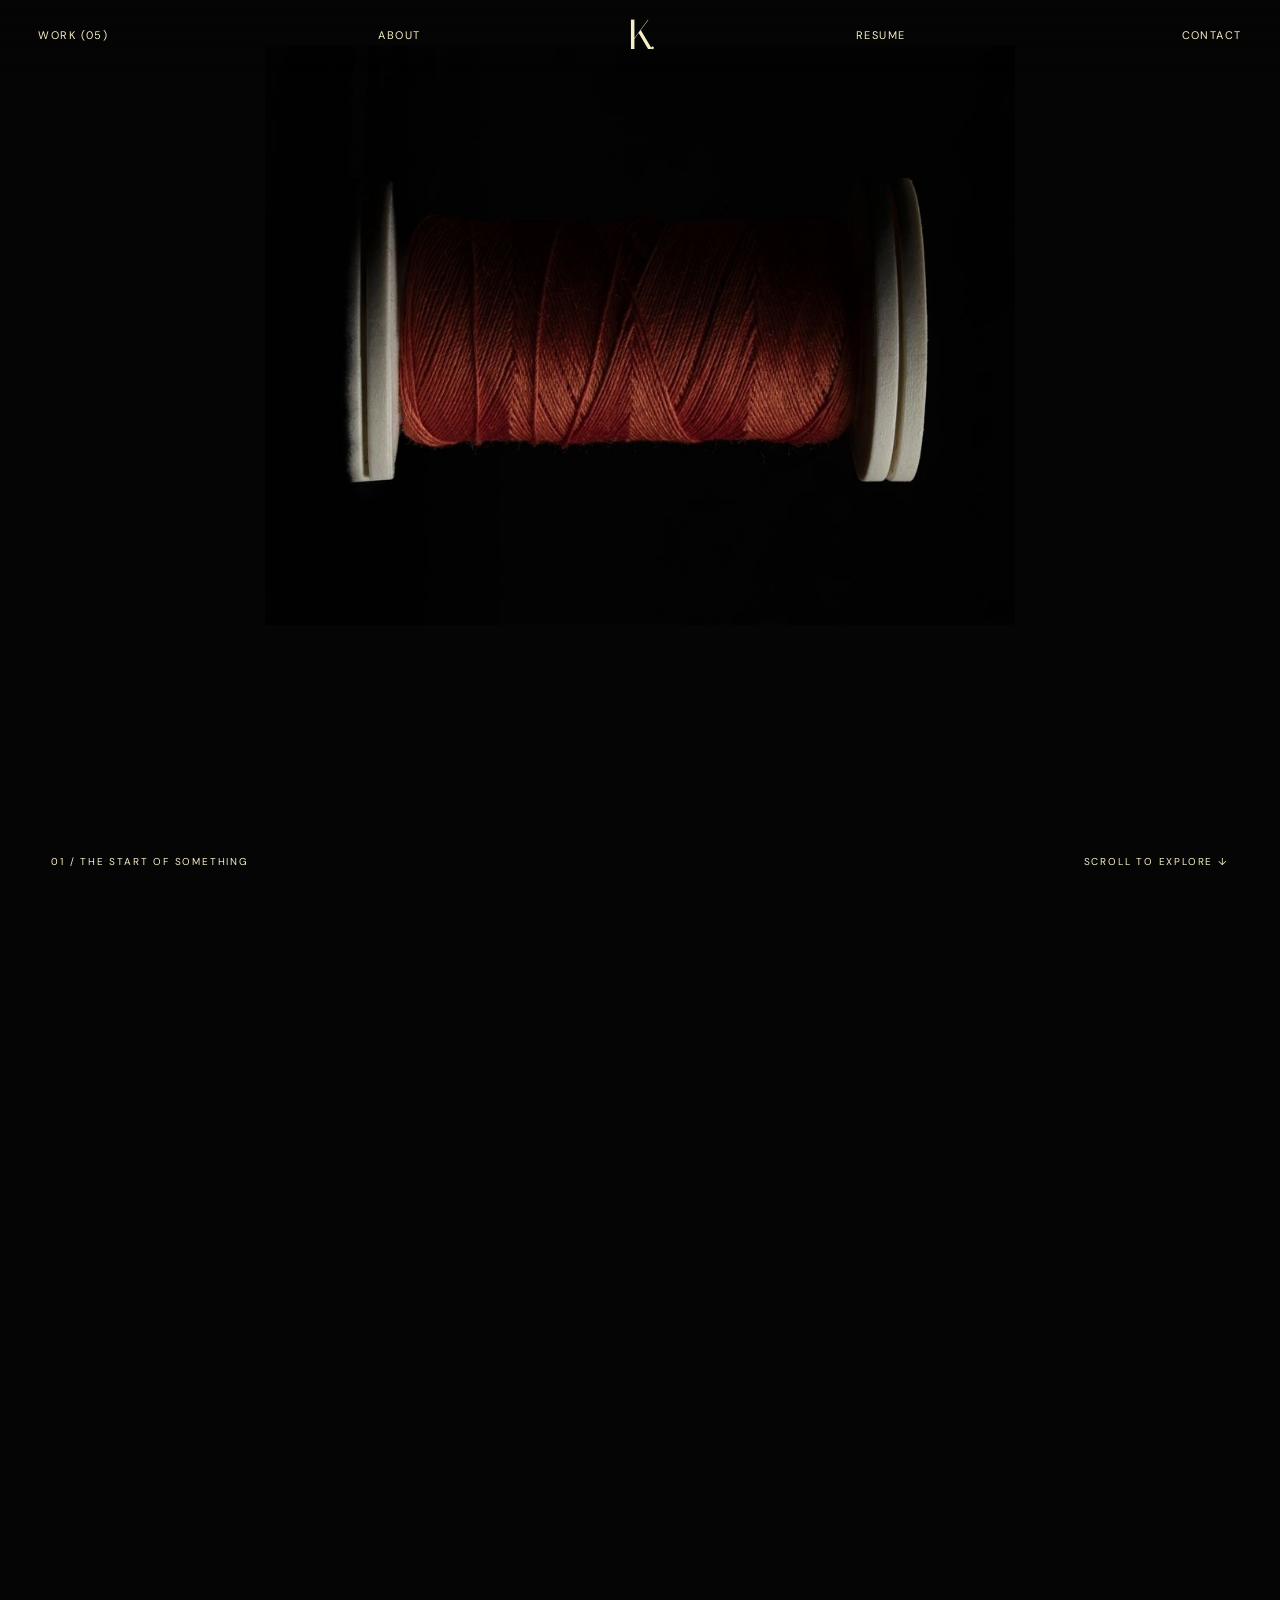
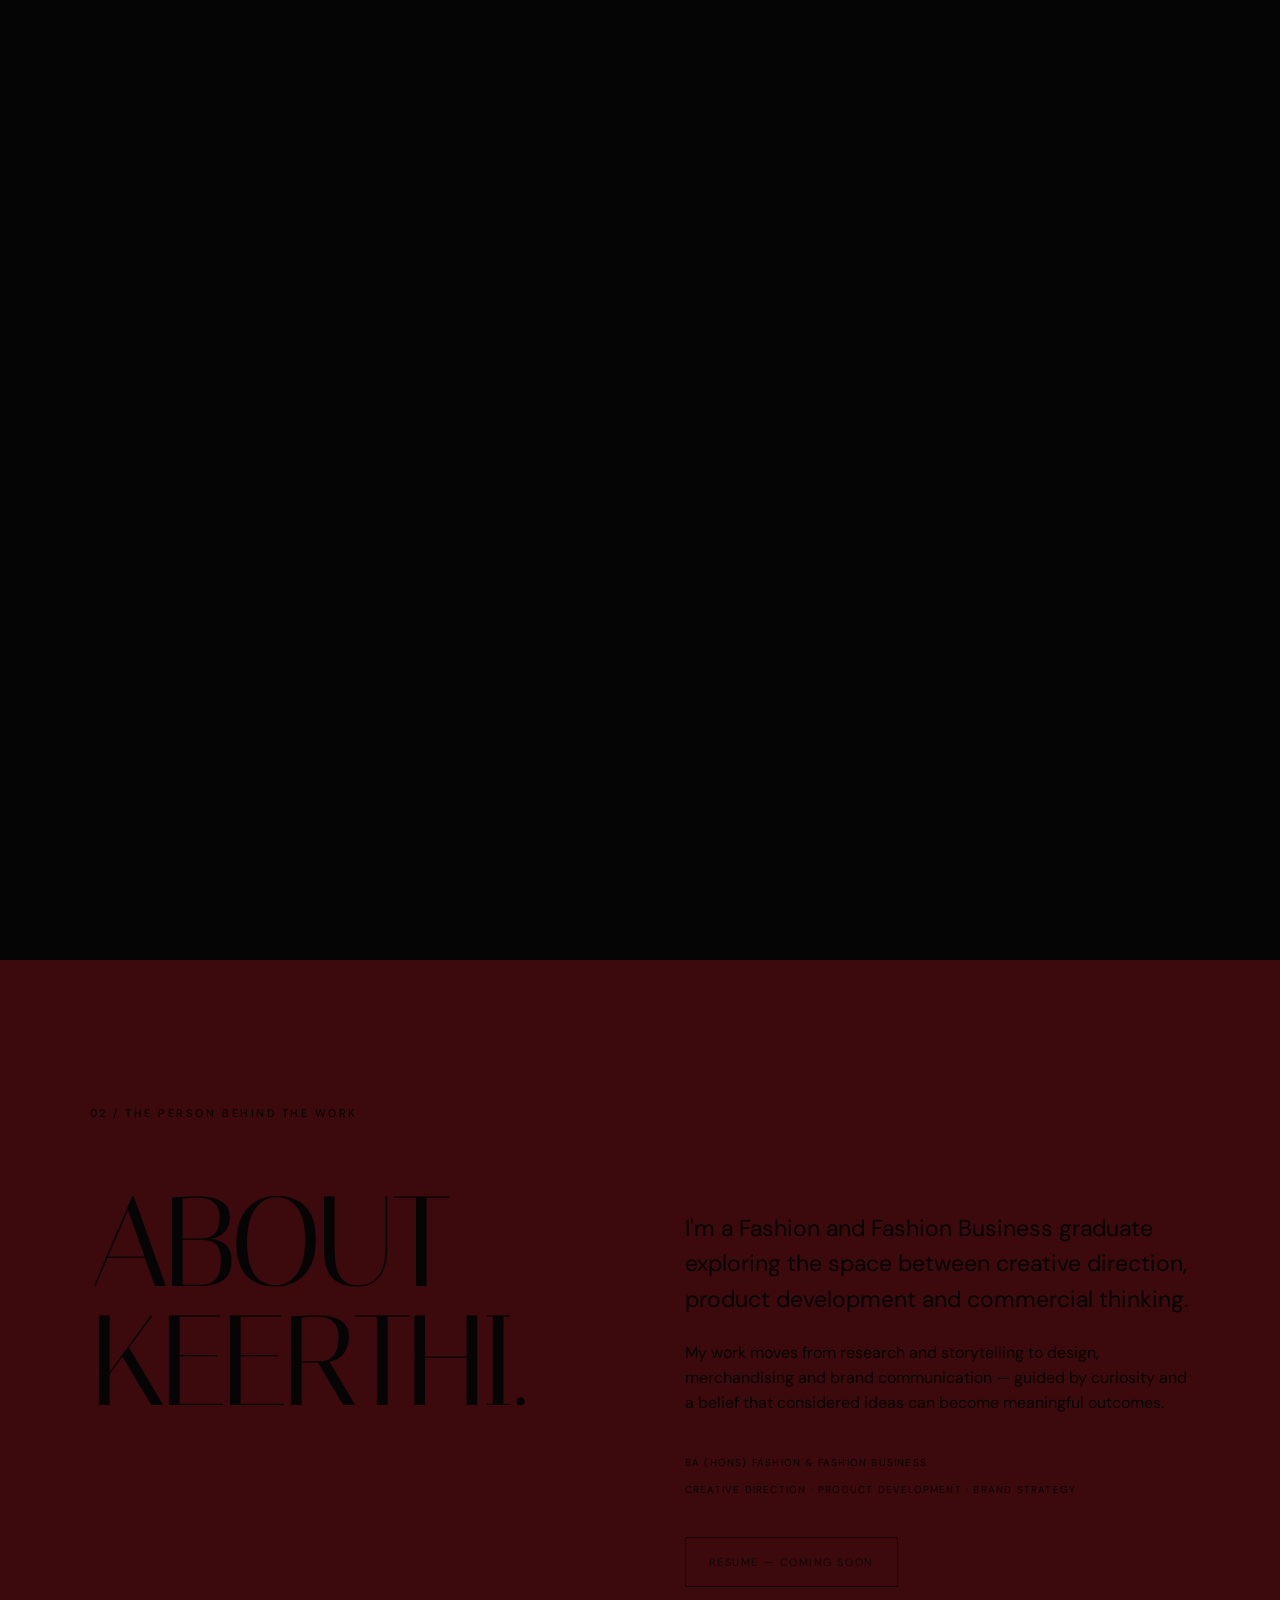
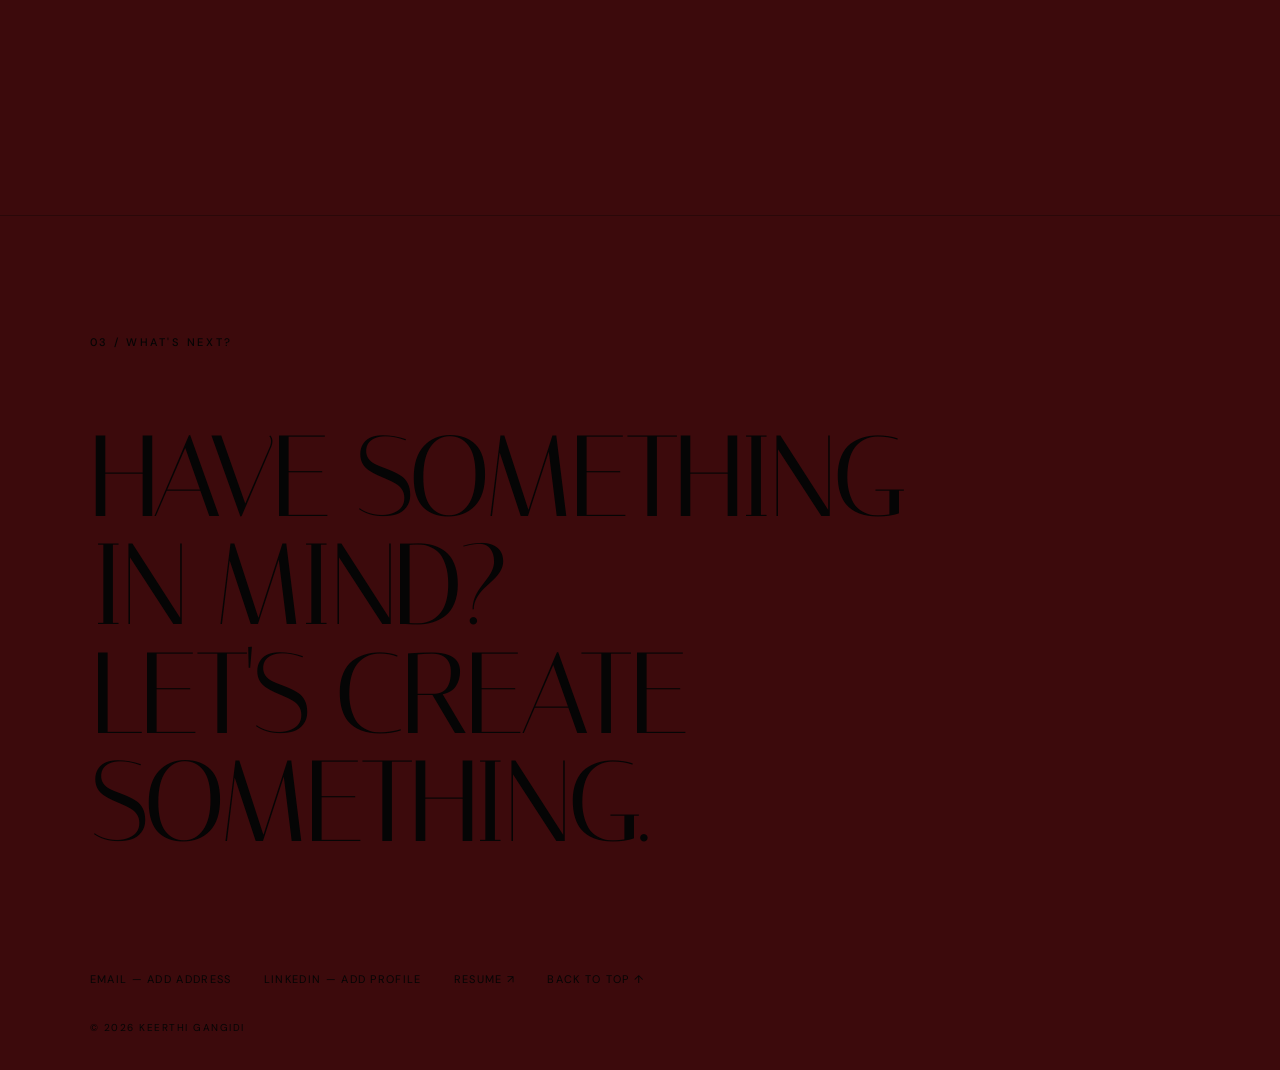
<file: index.html>
<!doctype html>
<html lang="en">

<head>
  <meta charset="utf-8">
  <meta name="viewport" content="width=device-width, initial-scale=1">
  <meta name="theme-color" content="#050505">

  <meta
    name="description"
    content="Keerthi Gangidi — Fashion, product development and creative direction. Made of Curiosity."
  >

  <title>Keerthi Gangidi — Made of Curiosity</title>

  <link rel="preconnect" href="https://fonts.googleapis.com">
  <link rel="preconnect" href="https://fonts.gstatic.com" crossorigin>

  <link
    href="https://fonts.googleapis.com/css2?family=DM+Sans:wght@400;500;600&family=Italiana&display=swap"
    rel="stylesheet"
  >

  <link rel="stylesheet" href="style.css">
</head>

<body id="top">

  <a class="skip-link" href="#work">
    Skip to selected work
  </a>

  <!-- NAVIGATION -->

  <header class="nav" id="nav">

    <a href="#work">WORK (05)</a>

    <a href="#about">ABOUT</a>

    <a
      class="brand"
      href="#top"
      aria-label="Back to top"
    >
      K.
    </a>

    <a href="#resume">RESUME</a>

    <a href="#contact">CONTACT</a>

  </header>

  <main>

    <!-- CINEMATIC OPENING -->

    <section
      class="cinema"
      id="beginning"
      aria-label="From curiosity to creation"
    >

      <div
        class="cinema-stage"
        id="cinema-stage"
      >

        <!-- THREAD -->

        <div
          class="thread-layer"
          id="thread-layer"
        >

          <img
            class="spool"
            src="thread.jpg"
            alt="Burgundy thread wound on a spool"
            fetchpriority="high"
          >

          <svg
            class="strand"
            viewBox="0 0 1200 900"
            preserveAspectRatio="xMidYMid meet"
            aria-hidden="true"
          >

            <path
              id="strand-path"
              d="M 910 303 C 990 345 750 356 710 415 S 565 480 620 560 S 760 665 580 742"
            />

          </svg>

        </div>

        <!-- OPENING QUESTION -->

        <div
          class="question-wrap"
          id="question-wrap"
        >

          <h1
            class="question"
            id="question"
          >

            <span class="question-line">
              WHERE DOES
            </span>

            <span class="question-line">
              AN IDEA
            </span>

            <span class="question-line">
              BEC<span id="become-o">O</span>ME
            </span>

            <span class="question-line">
              SOMETHING REAL?
            </span>

          </h1>

        </div>

        <!-- MEASURING TAPE -->

        <div
          class="tape-layer"
          id="tape-layer"
        >

          <img
            class="tape-image"
            src="tape-cutout.png"
            alt="A coiled white measuring tape, suspended in flowing curves"
          >

          <div class="tape-fade"></div>

          <!-- VERTICAL STORYTELLING -->

          <div
            class="tape-story"
            aria-label="An idea becomes real through curiosity, exploration, process and creation"
          >

            <p class="tape-phrase phrase-one">
              WHEN CURIOSITY<br>
              BECOMES EXPLORATION.
            </p>

            <p class="tape-phrase phrase-two">
              WHEN EXPLORATION<br>
              BECOMES PROCESS.
            </p>

            <p class="tape-phrase phrase-three">
              WHEN PROCESS<br>
              BECOMES CREATION.
            </p>

            <p class="tape-answer">
              THAT’S WHERE<br>
              IT BEGINS.
            </p>

          </div>

        </div>

        <!-- MADE OF CURIOSITY -->

        <div
          class="manifesto"
          id="manifesto"
        >

          <p class="eyebrow">
            KEERTHI GANGIDI — CREATIVE PORTFOLIO
          </p>

          <h2>
            MADE OF<br>
            <em>CURIOSITY.</em>
          </h2>

          <p class="manifesto-copy">
            Curiosity shapes the way I think, create and explore.
            From initial concepts to considered outcomes,
            my work brings together design, strategy and storytelling.
          </p>

        </div>

        <!-- SELECTED WORK -->

        <div
          class="gallery"
          id="work"
        >

          <div class="gallery-meta">

            <span>
              01 / SELECTED WORK
            </span>

            <span>
              FIVE CREATIVE EXPLORATIONS
            </span>

          </div>

          <div class="project-panels">

            <!-- PROJECT 01: KIIRTI -->

            <a
              class="panel"
              href="kiirti.html"
              aria-label="View KIIRTI project"
            >

              <img
                src="kiirti.jpg"
                alt="KIIRTI SS27 coastal fashion campaign"
                loading="lazy"
              >

              <span class="panel-info">

                <strong>KIIRTI</strong>

                <small>
                  Fashion brand · Product development · Strategy
                </small>

                <span>
                  VIEW PROJECT ↗
                </span>

              </span>

            </a>

            <!-- PROJECT 02: POMME -->

            <a
              class="panel"
              href="pomme.html"
              aria-label="View POMME project"
            >

              <img
                src="pomme.jpg"
                alt="POMME conceptual Louis Vuitton handbag campaign"
                loading="lazy"
              >

              <span class="panel-info">

                <strong>POMME</strong>

                <small>
                  Luxury concept · Material innovation
                </small>

                <span>
                  VIEW PROJECT ↗
                </span>

              </span>

            </a>

            <!-- PROJECT 03: WATFORD FC -->

            <a
              class="panel"
              href="watford.html"
              aria-label="View Watford FC project"
            >

              <img
                src="watford.jpg"
                alt="Watford FC kit concept with a red London bus"
                loading="lazy"
              >

              <span class="panel-info">

                <strong>WATFORD FC</strong>

                <small>
                  Kit concept · Art direction
                </small>

                <span>
                  VIEW PROJECT ↗
                </span>

              </span>

            </a>

            <!-- PROJECT 04: VINTED -->

            <a
              class="panel placeholder"
              href="vinted.html"
              aria-label="View Vinted and Isabel Hospice project"
            >

              <span class="missing-art">
                IMAGE TO BE ADDED
              </span>

              <span class="panel-info">

                <strong>
                  VINTED × ISABEL HOSPICE
                </strong>

                <small>
                  Resale · Digital merchandising
                </small>

                <span>
                  VIEW PROJECT ↗
                </span>

              </span>

            </a>

            <!-- PROJECT 05: DEEMAK -->

            <a
              class="panel placeholder placeholder-two"
              href="deemak.html"
              aria-label="View DeeMak project"
            >

              <span class="missing-art">
                IMAGE TO BE ADDED
              </span>

              <span class="panel-info">

                <strong>DEEMAK</strong>

                <small>
                  Brand identity · Visual communication
                </small>

                <span>
                  VIEW PROJECT ↗
                </span>

              </span>

            </a>

          </div>

        </div>

        <!-- CINEMATIC CAPTIONS -->

        <span
          class="scene-caption"
          id="scene-caption"
        >
          01 / THE START OF SOMETHING
        </span>

        <span
          class="scroll-hint"
          id="scroll-hint"
        >
          SCROLL TO EXPLORE ↓
        </span>

      </div>

    </section>

    <!-- ABOUT KEERTHI -->

    <section
      class="about-section"
      id="about"
    >

      <div>

        <p class="eyebrow">
          02 / THE PERSON BEHIND THE WORK
        </p>

        <h2>
          ABOUT<br>
          <em>KEERTHI.</em>
        </h2>

      </div>

      <div class="about-copy">

        <p>
          I'm a Fashion and Fashion Business graduate
          exploring the space between creative direction,
          product development and commercial thinking.
        </p>

        <p>
          My work moves from research and storytelling
          to design, merchandising and brand communication —
          guided by curiosity and a belief that considered
          ideas can become meaningful outcomes.
        </p>

        <div class="about-details">

          <span>
            BA (HONS) FASHION &amp; FASHION BUSINESS
          </span>

          <span>
            CREATIVE DIRECTION · PRODUCT DEVELOPMENT · BRAND STRATEGY
          </span>

        </div>

        <span
          class="outline-link disabled"
          id="resume"
          aria-label="Resume will be added"
        >
          RESUME — COMING SOON
        </span>

      </div>

    </section>

    <!-- CONTACT -->

    <section
      class="contact-section"
      id="contact"
    >

      <p class="eyebrow">
        03 / WHAT'S NEXT?
      </p>

      <h2>
        HAVE SOMETHING<br>
        IN MIND?<br>
        <em>
          LET'S CREATE<br>
          SOMETHING.
        </em>
      </h2>

      <div class="contact-links">

        <span>
          EMAIL — ADD ADDRESS
        </span>

        <span>
          LINKEDIN — ADD PROFILE
        </span>

        <a href="#resume">
          RESUME ↗
        </a>

        <a href="#top">
          BACK TO TOP ↑
        </a>

      </div>

      <small>
        © 2026 KEERTHI GANGIDI
      </small>

    </section>

  </main>

  <!-- JAVASCRIPT -->

  <script src="script.js" defer></script>

</body>
</html>
</file>
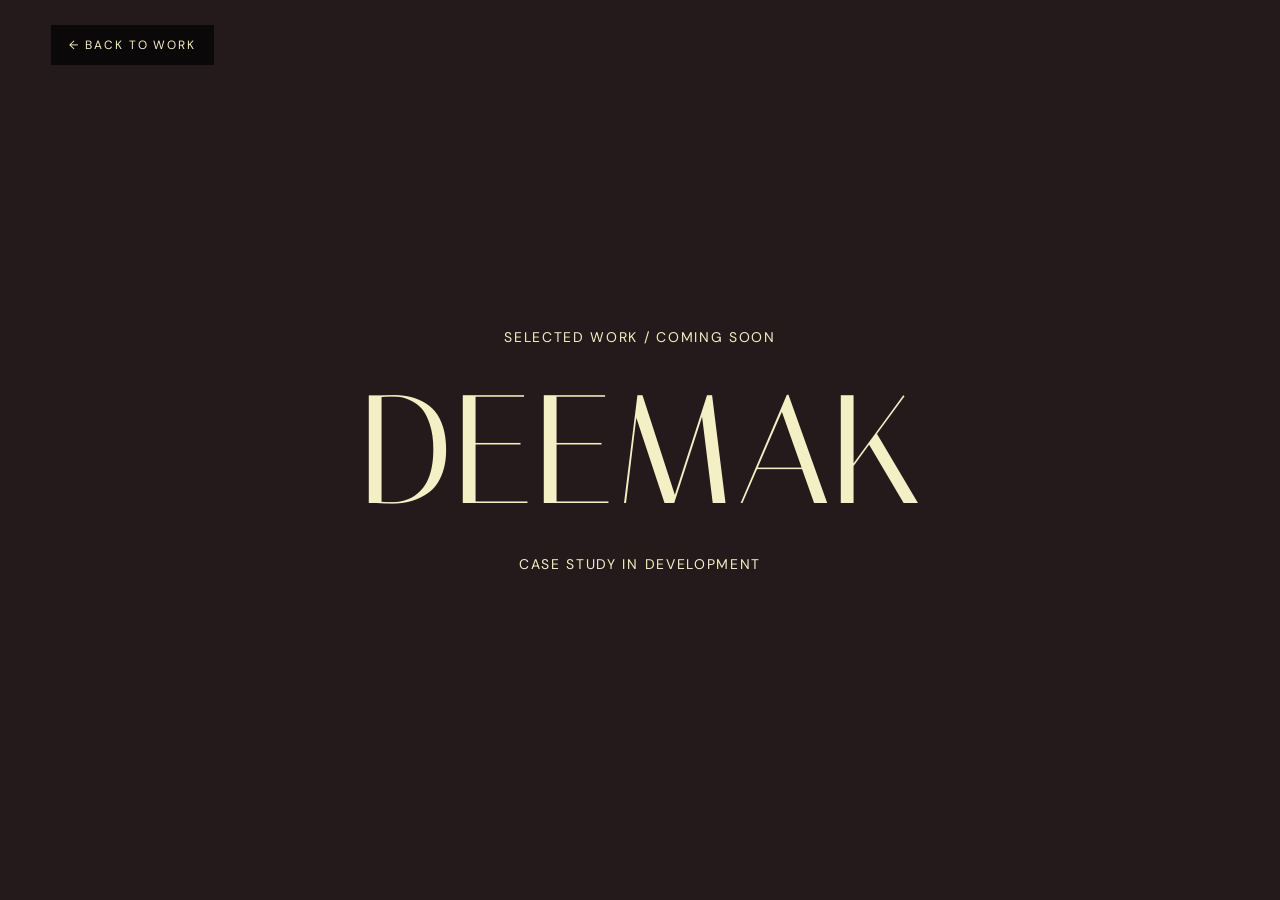
<file: deemak.html>
<!doctype html><html lang="en"><head><meta charset="utf-8"><meta name="viewport" content="width=device-width,initial-scale=1"><title>DEEMAK — Keerthi Gangidi</title><link rel="stylesheet" href="project.css"></head><body><a class="back" href="../index.html#work">← BACK TO WORK</a><main class="placeholder"><div><p>SELECTED WORK / COMING SOON</p><h1>DEEMAK</h1><p>CASE STUDY IN DEVELOPMENT</p></div></main></body></html>
</file>
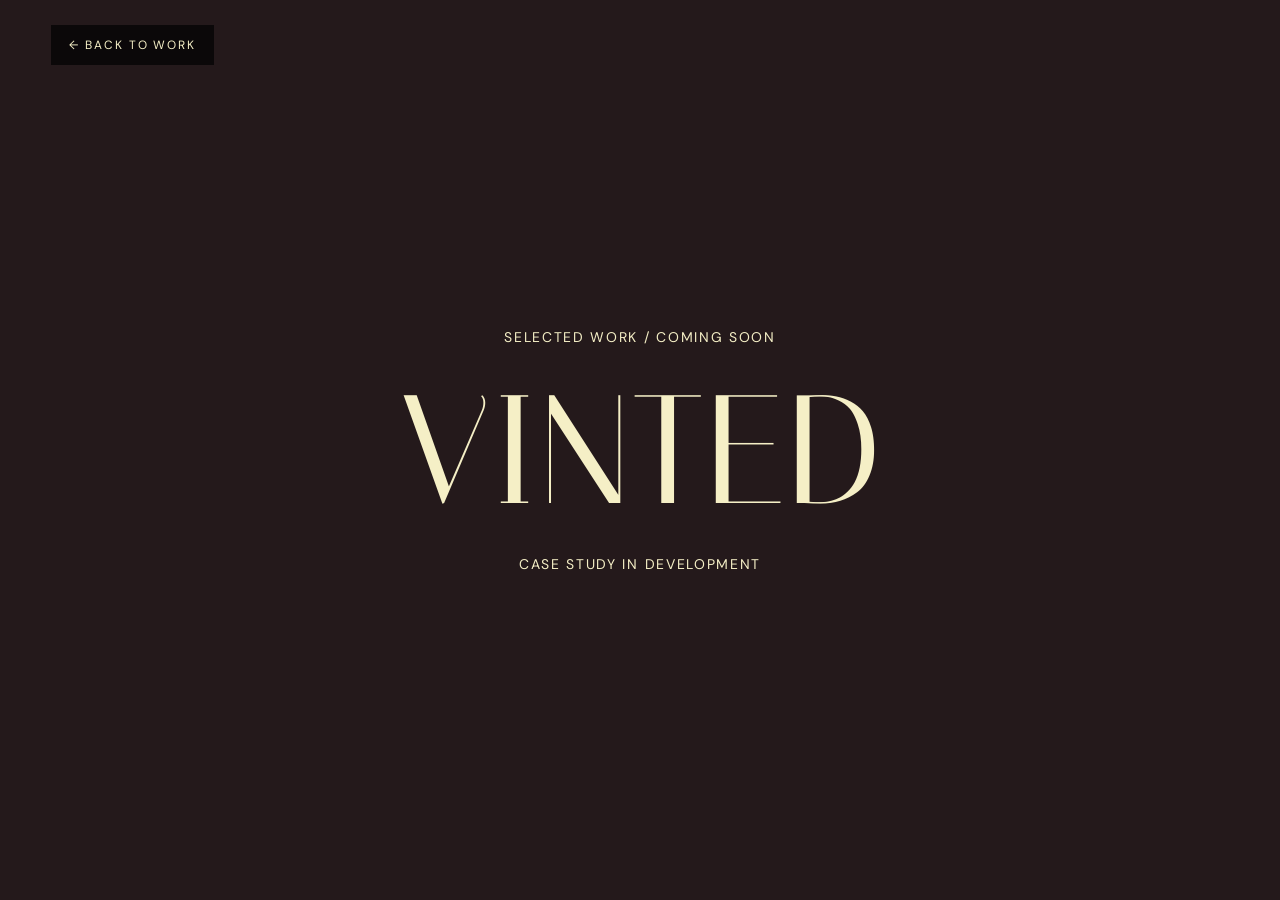
<file: vinted.html>
<!doctype html><html lang="en"><head><meta charset="utf-8"><meta name="viewport" content="width=device-width,initial-scale=1"><title>VINTED — Keerthi Gangidi</title><link rel="stylesheet" href="project.css"></head><body><a class="back" href="../index.html#work">← BACK TO WORK</a><main class="placeholder"><div><p>SELECTED WORK / COMING SOON</p><h1>VINTED</h1><p>CASE STUDY IN DEVELOPMENT</p></div></main></body></html>
</file>
<file: style.css>
:root{--black:#050505;--red:#8f2429;--ivory:#f5efc6;--white:#faf8f0}
*{box-sizing:border-box}html{scroll-behavior:smooth;scroll-padding-top:72px}body{margin:0;background:var(--black);color:var(--ivory);font-family:'DM Sans',sans-serif;overflow-x:clip}a{color:inherit;text-decoration:none}img{display:block}.skip-link{position:fixed;top:-100px;left:10px;z-index:100;background:white;color:black;padding:12px}.skip-link:focus{top:10px}.nav{position:fixed;z-index:60;top:0;left:0;right:0;height:70px;display:grid;grid-template-columns:repeat(5,minmax(0,1fr));align-items:center;padding:0 3vw;background:linear-gradient(#050505c9,transparent);font-size:11px;letter-spacing:.13em}.nav a:nth-child(2),.nav a:nth-child(4){text-align:center}.nav a:last-child{text-align:right}.nav .brand{font:42px/1 Italiana,serif;letter-spacing:-.08em;text-align:center}.nav a:hover{opacity:.65}.nav.on-red{color:#050505;background:linear-gradient(#8f2429e6,transparent)}
.cinema{height:640svh;position:relative;background:var(--black)}.cinema-stage{height:100svh;position:sticky;top:0;overflow:hidden;isolation:isolate;background:var(--black)}.thread-layer,.question-wrap,.tape-layer,.manifesto,.gallery{position:absolute;inset:0;will-change:transform,opacity}.thread-layer{z-index:1;pointer-events:none}.spool{position:absolute;left:50%;top:5%;width:min(67vw,750px);height:auto;transform:translateX(-50%);mix-blend-mode:screen;transform-origin:center}.strand{position:absolute;inset:0;width:100%;height:100%;opacity:0}.strand path{fill:none;stroke:var(--red);stroke-width:2;stroke-linecap:round;stroke-dasharray:1000;stroke-dashoffset:1000;filter:drop-shadow(0 0 3px #8f242977)}
.question-wrap{z-index:2;display:grid;place-items:center;pointer-events:none;transform-origin:50% 50%}.question{margin:0;font:clamp(38px,6.15vw,105px)/1.03 Italiana,serif;font-weight:400;letter-spacing:-.035em;text-align:center;color:var(--red);white-space:nowrap}.question-line{display:block;clip-path:inset(0 100% 0 0)}#become-o{display:inline-block}.tape-layer{z-index:3;opacity:0;pointer-events:none;display:flex;align-items:flex-start;justify-content:center;transform-origin:50% 20%}.tape-image{position:absolute;top:4vh;left:50%;height:148svh;width:auto;max-width:none;transform:translateX(-50%);object-fit:contain;filter:drop-shadow(0 10px 24px #0008)}.tape-fade{position:absolute;inset:0;pointer-events:none;background:linear-gradient(to bottom,transparent 55%,#050505 100%);opacity:0}
.manifesto{z-index:4;opacity:0;background:var(--black);padding:12vh 5vw 7vh;display:flex;flex-direction:column;justify-content:center;pointer-events:none}.eyebrow{font-size:11px;letter-spacing:.23em;font-weight:500}.manifesto>.eyebrow{position:absolute;top:14vh}.manifesto h2,.about-section h2,.contact-section h2{font-family:Italiana,serif;font-weight:400;letter-spacing:-.045em}.manifesto h2{font-size:clamp(58px,11.3vw,195px);line-height:.91;color:var(--red);margin:0;white-space:nowrap}.manifesto h2 em,.about-section h2 em,.contact-section h2 em{font-style:normal}.manifesto-copy{font-size:clamp(16px,1.7vw,25px);line-height:1.5;max-width:760px;align-self:flex-end;margin:5vh 0 0;color:var(--red)}
.gallery{z-index:5;top:0;opacity:1;transform:translateY(110%);background:var(--black);display:flex;flex-direction:column}.gallery-meta{height:60px;flex:none;display:flex;justify-content:space-between;align-items:center;padding:0 3vw;font-size:10px;letter-spacing:.16em}.project-panels{height:calc(100% - 60px);display:grid;grid-template-columns:repeat(5,minmax(0,1fr));width:100%;overflow:hidden}.panel{position:relative;min-width:0;overflow:hidden;background:#211b1b;outline-offset:-4px}.panel img{width:100%;height:100%;object-fit:cover;object-position:center;transition:transform .65s ease,filter .5s ease}.panel:hover img,.panel:focus-visible img{transform:scale(1.055);filter:brightness(.48)}.panel-info{position:absolute;inset:auto 0 0;display:flex;flex-direction:column;gap:10px;padding:38px 13px 25px;background:linear-gradient(transparent,#000e);opacity:0;transform:translateY(16px);transition:opacity .3s,transform .3s}.panel:hover .panel-info,.panel:focus-visible .panel-info{opacity:1;transform:none}.panel-info strong{font:clamp(20px,2.2vw,40px)/1 Italiana,serif}.panel-info small{font-size:11px;line-height:1.5}.panel-info>span{font-size:10px;letter-spacing:.1em}.placeholder{background:#21191b}.placeholder-two{background:#312326}.missing-art{position:absolute;top:50%;left:50%;transform:translate(-50%,-50%);white-space:nowrap;color:#d5c4c4;font-size:9px;letter-spacing:.16em}.scene-caption,.scroll-hint{position:absolute;z-index:6;bottom:32px;font-size:10px;letter-spacing:.18em;pointer-events:none}.scene-caption{left:4vw}.scroll-hint{right:4vw}
.about-section{min-height:95svh;background:var(--red);color:#050505;display:grid;grid-template-columns:1fr 1fr;gap:7vw;padding:15vh 7vw}.about-section h2{font-size:clamp(65px,10vw,160px);line-height:.93;margin:7vh 0}.about-copy{align-self:center;max-width:600px}.about-copy>p{font-size:clamp(17px,1.8vw,25px);line-height:1.55}.about-copy>p+p{font-size:16px}.about-details{display:flex;flex-direction:column;gap:12px;margin:40px 0;font-size:10px;letter-spacing:.12em;line-height:1.5}.outline-link{display:inline-block;border:1px solid currentColor;padding:17px 23px;font-size:11px;letter-spacing:.14em}.outline-link.disabled{opacity:.75}.contact-section{background:var(--red);color:#050505;min-height:95svh;padding:12vh 7vw 4vh;display:flex;flex-direction:column;border-top:1px solid #05050550}.contact-section h2{font-size:clamp(55px,9vw,145px);line-height:.94;margin:7vh 0 auto}.contact-links{display:flex;gap:32px;flex-wrap:wrap;font-size:11px;letter-spacing:.12em;margin:8vh 0 35px}.contact-section>small{font-size:10px;letter-spacing:.15em}
@media(max-width:760px){.nav{height:60px;padding:0 2vw;font-size:8px;letter-spacing:0}.nav .brand{font-size:32px}.cinema{height:560svh}.spool{width:105vw;top:15%}.question{font-size:clamp(25px,7.5vw,54px);letter-spacing:-.04em}.tape-image{height:150svh;top:9vh}.manifesto{padding:13vh 6vw 7vh}.manifesto h2{font-size:clamp(54px,12vw,92px)}.manifesto-copy{font-size:16px}.gallery-meta{height:52px;padding:0 4vw;font-size:8px}.project-panels{height:calc(100% - 52px);display:flex;overflow-x:auto;scroll-snap-type:x mandatory;overscroll-behavior-x:contain}.panel{flex:0 0 76vw;scroll-snap-align:center}.panel-info{opacity:1;transform:none}.about-section{grid-template-columns:1fr;padding:12vh 7vw;gap:16px}.about-section h2{margin:4vh 0}.contact-section h2{font-size:clamp(44px,10vw,85px)}.scene-caption,.scroll-hint{font-size:8px}}
@media(max-width:390px){.question{font-size:7.1vw}.manifesto h2{font-size:11.5vw}.contact-links{gap:20px}}
@media(hover:none){.panel-info{opacity:1;transform:none}}
@media(prefers-reduced-motion:reduce){html{scroll-behavior:auto}.cinema{height:auto}.cinema-stage{height:auto;position:relative;overflow:visible;display:flex;flex-direction:column}.thread-layer{position:relative;height:34vh}.spool{top:0;width:min(90vw,520px)}.strand{display:none}.question-wrap{position:relative;display:block;padding:2rem 0}.question{font-size:clamp(25px,7vw,65px)}.question-line{clip-path:none}.tape-layer{position:relative;height:75vh;opacity:1!important;overflow:hidden}.tape-image{height:100%;top:0}.manifesto{position:relative;opacity:1!important;min-height:70vh}.gallery{position:relative;transform:none!important;min-height:75vh}.project-panels{height:70vh}*,*:before,*:after{transition-duration:.01ms!important;animation-duration:.01ms!important}}


/* Scroll-through editorial annotations: four separate positions along the tape. */
.tape-story{position:absolute;inset:0;z-index:4;overflow:hidden;pointer-events:none;color:var(--ivory);font-family:Italiana,serif}
.tape-phrase,.tape-answer{position:absolute;left:7vw;right:auto;width:min(47vw,690px);max-width:47vw;margin:0;text-align:left;font-size:clamp(25px,3.25vw,54px);line-height:1.14;letter-spacing:-.012em;color:var(--ivory);opacity:0;visibility:hidden;will-change:transform,opacity;text-shadow:0 3px 18px #000}
.phrase-one{top:115%}.phrase-two{top:175%}.phrase-three{top:235%}.tape-answer{top:295%;color:var(--ivory);font-size:clamp(32px,4vw,68px)}
.tape-image{left:73%;height:133svh;top:3vh}
@media(max-width:760px){.tape-image{left:74%;height:110svh;top:8vh}.tape-phrase,.tape-answer{left:5vw;width:57vw;max-width:57vw;font-size:clamp(20px,4.6vw,34px)}.tape-answer{font-size:clamp(25px,6vw,43px)}}
@media(prefers-reduced-motion:reduce){.tape-story{position:relative;display:flex;flex-direction:column;gap:1.5rem;padding:2rem 7vw;overflow:visible}.tape-phrase,.tape-answer{position:static;visibility:visible!important;opacity:1!important;transform:none!important;width:100%;max-width:100%;font-size:clamp(20px,5vw,34px)}.tape-image{left:auto;top:auto;height:65vh}}

/* Final approved deep-burgundy finish — both closing sections match. */
:root { --closing-burgundy: #3C0A0C; }
.about-section,
.contact-section { background-color: var(--closing-burgundy); color: #050505; }
</file>
<file: project.css>
@import url('https://fonts.googleapis.com/css2?family=DM+Sans:wght@400;500&family=Italiana&display=swap');*{box-sizing:border-box}body{margin:0;background:#050505;color:#f5efc6;font-family:'DM Sans',sans-serif}a{color:inherit;text-decoration:none}.back{position:fixed;z-index:3;top:25px;left:4vw;font-size:12px;letter-spacing:.16em;padding:12px 18px;background:#050505c7}.hero{min-height:100svh;display:grid;grid-template-columns:1fr 1fr}.hero img{height:100svh;width:100%;object-fit:cover}.intro{display:flex;flex-direction:column;justify-content:center;padding:8vw}.intro span{font-size:11px;letter-spacing:.2em}.intro h1{font:clamp(55px,8vw,130px)/.9 Italiana,serif;margin:35px 0}.intro p{font-size:18px;line-height:1.65;max-width:560px}.intro small{font-size:12px;line-height:1.5;opacity:.65;margin-top:40px}.next{padding:12vh 8vw;background:#4d0e12;font-size:clamp(28px,4vw,65px);font-family:Italiana,serif}.next p{font:14px/1.5 'DM Sans',sans-serif;max-width:600px}.placeholder{background:#24191b;min-height:100svh;display:flex;align-items:center;justify-content:center;text-align:center;padding:8vw}.placeholder h1{font:clamp(75px,12vw,180px) Italiana,serif;margin:0}.placeholder p{font-size:14px;letter-spacing:.12em}@media(max-width:750px){.hero{grid-template-columns:1fr}.hero img{height:65svh}.intro{padding:10vh 7vw}.intro h1{font-size:65px}}
</file>
